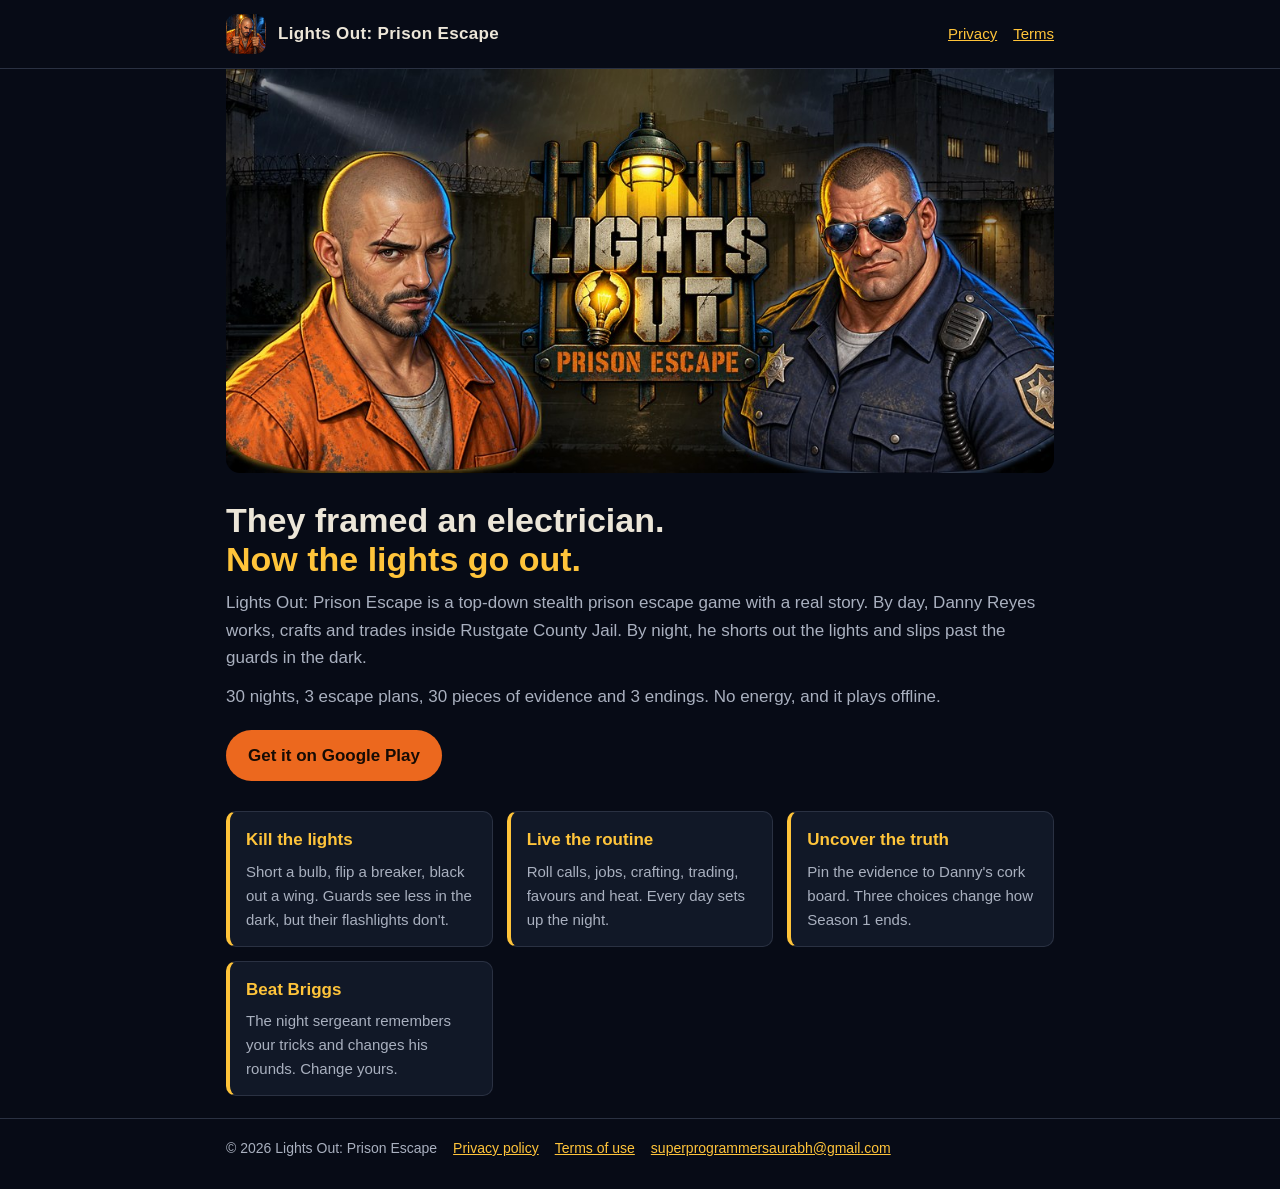
<file: index.html>
<!doctype html>
<html lang="en">
<head>
<meta charset="utf-8">
<meta name="viewport" content="width=device-width, initial-scale=1">
<title>Lights Out: Prison Escape</title>
<meta name="description" content="Kill the lights, slip past the guards. A stealth prison escape story for Android.">
<link rel="icon" href="icon.png">
<link rel="stylesheet" href="style.css">
</head>
<body>
<header class="top"><div class="wrap">
  <img src="icon.png" alt="">
  <a class="home" href="index.html">Lights Out: Prison Escape</a>
  <nav><a href="privacy.html">Privacy</a><a href="terms.html">Terms</a></nav>
</div></header>

<div class="wrap hero"><img class="banner" src="feature.jpg" alt="Lights Out: Prison Escape key art: Danny Reyes and Sergeant Briggs at Rustgate County Jail"></div>

<div class="wrap">
  <section class="pitch">
    <h1>They framed an electrician.<br><span>Now the lights go out.</span></h1>
    <p>Lights Out: Prison Escape is a top-down stealth prison escape game with a real story. By day, Danny Reyes works,
      crafts and trades inside Rustgate County Jail. By night, he shorts out the lights and slips past the guards in the dark.</p>
    <p>30 nights, 3 escape plans, 30 pieces of evidence and 3 endings. No energy, and it plays offline.</p>
    <!-- Play link goes live after release: https://play.google.com/store/apps/details?id=com.lightsoutgame.prisonescape -->
    <a class="cta" href="https://play.google.com/store/apps/details?id=com.lightsoutgame.prisonescape">Get it on Google Play</a>
  </section>
  <section class="features">
    <div><h3>Kill the lights</h3><p>Short a bulb, flip a breaker, black out a wing. Guards see less in the dark, but their flashlights don't.</p></div>
    <div><h3>Live the routine</h3><p>Roll calls, jobs, crafting, trading, favours and heat. Every day sets up the night.</p></div>
    <div><h3>Uncover the truth</h3><p>Pin the evidence to Danny's cork board. Three choices change how Season 1 ends.</p></div>
    <div><h3>Beat Briggs</h3><p>The night sergeant remembers your tricks and changes his rounds. Change yours.</p></div>
  </section>
</div>

<footer><div class="wrap">
  <span>&copy; 2026 Lights Out: Prison Escape</span>
  <a href="privacy.html">Privacy policy</a>
  <a href="terms.html">Terms of use</a>
  <a href="mailto:superprogrammersaurabh@gmail.com">superprogrammersaurabh@gmail.com</a>
</div></footer>
</body>
</html>
</file>
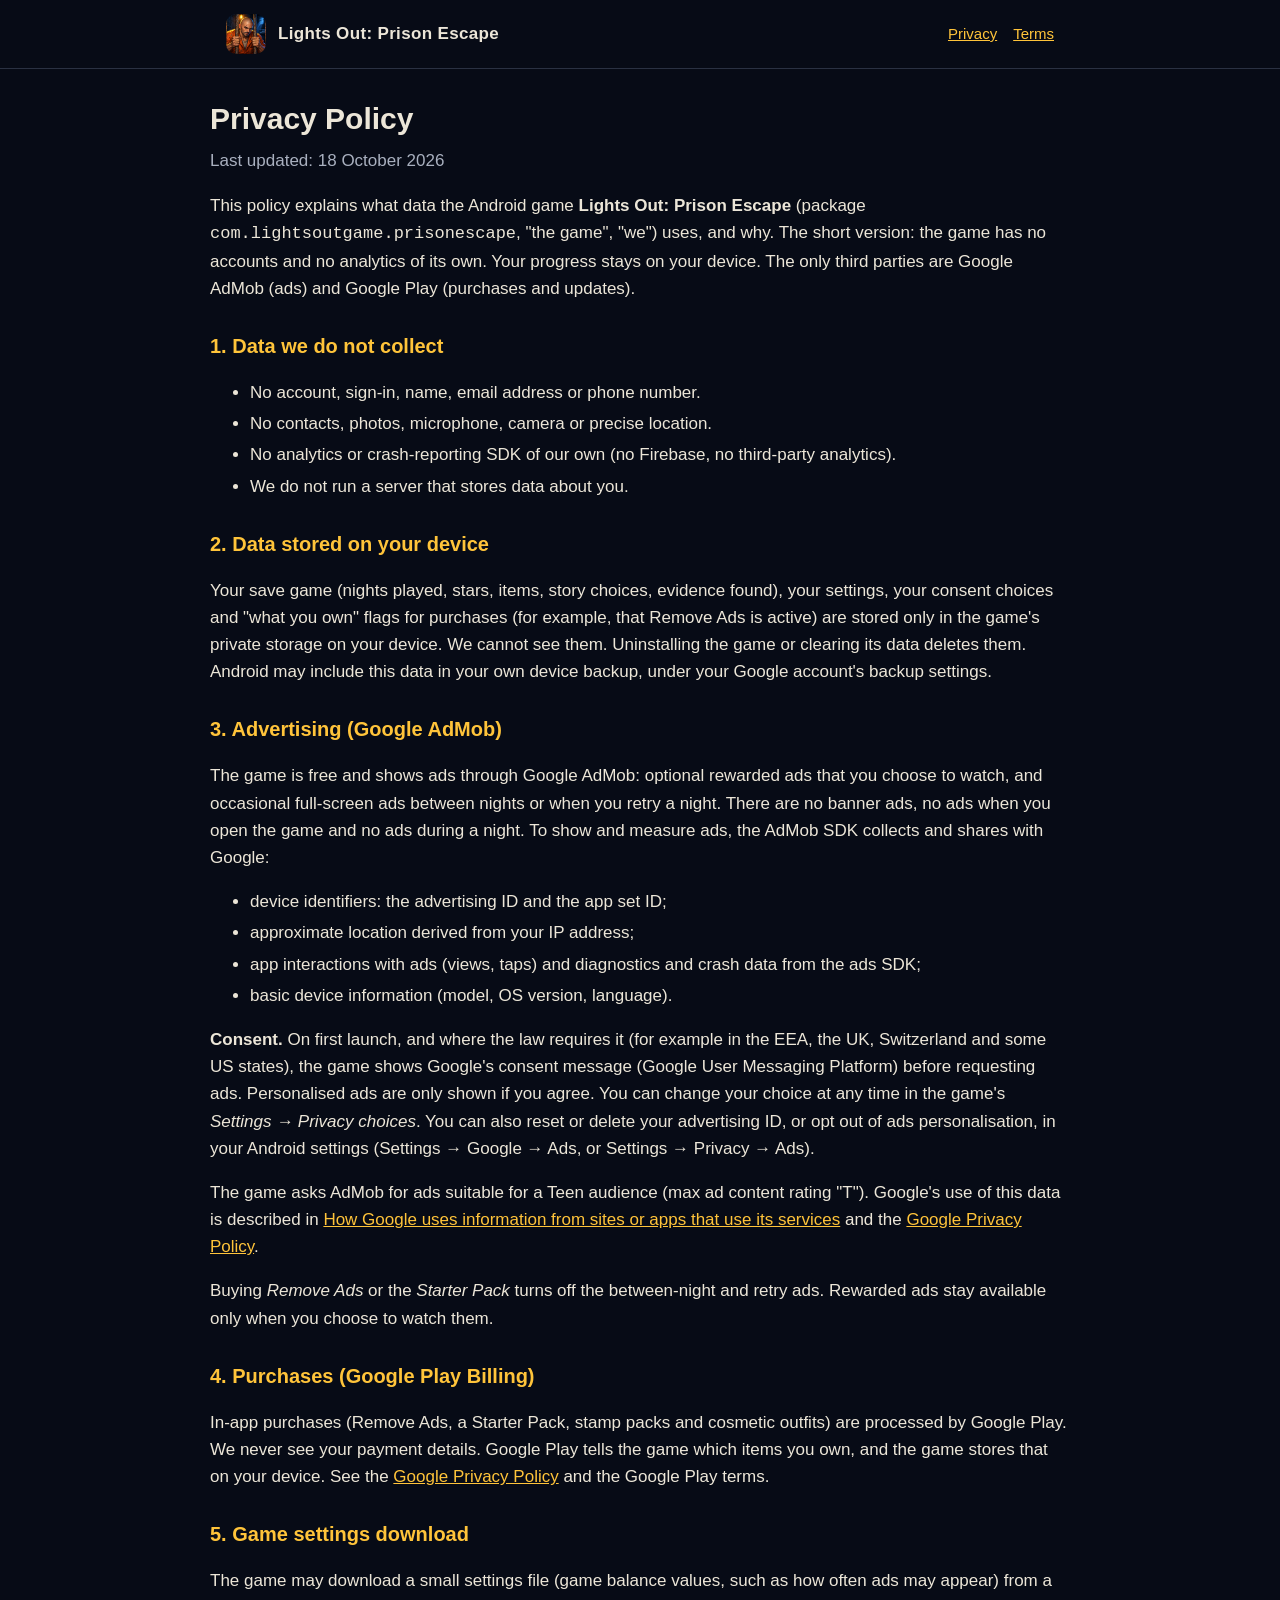
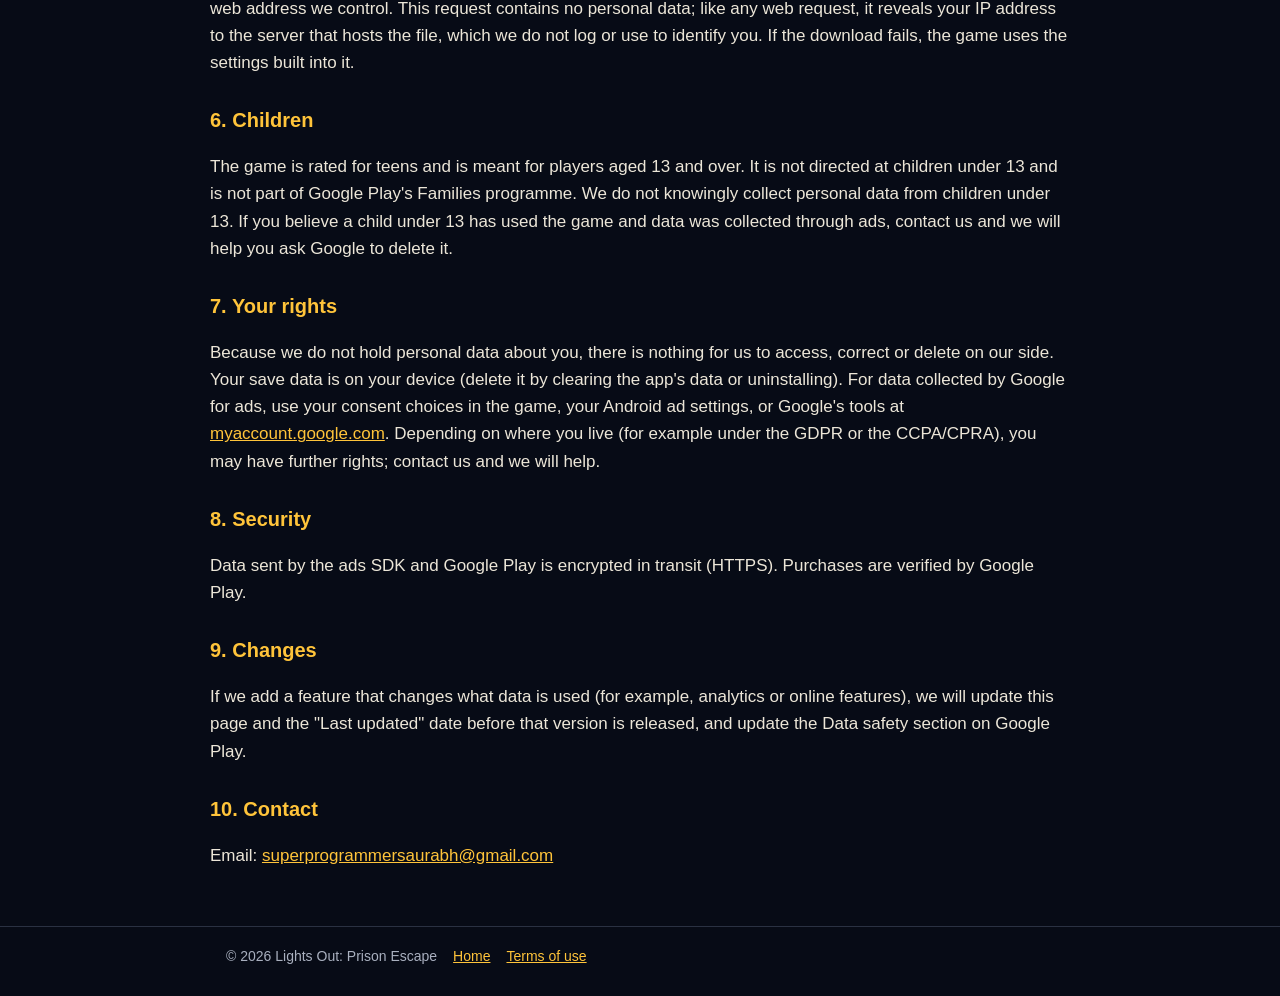
<file: privacy.html>
<!doctype html>
<html lang="en">
<head>
<meta charset="utf-8">
<meta name="viewport" content="width=device-width, initial-scale=1">
<title>Privacy Policy</title>
<meta name="description" content="Privacy policy for the Android game Lights Out: Prison Escape.">
<link rel="icon" href="icon.png">
<link rel="stylesheet" href="style.css">
</head>
<body>
<header class="top"><div class="wrap">
  <img src="icon.png" alt="">
  <a class="home" href="index.html">Lights Out: Prison Escape</a>
  <nav><a href="privacy.html">Privacy</a><a href="terms.html">Terms</a></nav>
</div></header>

<main class="wrap doc">
<h1>Privacy Policy</h1>
<p class="date">Last updated: 18 October 2026</p>

<p>This policy explains what data the Android game <strong>Lights Out: Prison Escape</strong>
(package <code>com.lightsoutgame.prisonescape</code>, "the game", "we") uses, and why. The short version:
the game has no accounts and no analytics of its own. Your progress stays on your device. The only third parties are
Google AdMob (ads) and Google Play (purchases and updates).</p>

<h2>1. Data we do not collect</h2>
<ul>
  <li>No account, sign-in, name, email address or phone number.</li>
  <li>No contacts, photos, microphone, camera or precise location.</li>
  <li>No analytics or crash-reporting SDK of our own (no Firebase, no third-party analytics).</li>
  <li>We do not run a server that stores data about you.</li>
</ul>

<h2>2. Data stored on your device</h2>
<p>Your save game (nights played, stars, items, story choices, evidence found), your settings, your consent choices and
"what you own" flags for purchases (for example, that Remove Ads is active) are stored only in the game's private
storage on your device. We cannot see them. Uninstalling the game or clearing its data deletes them. Android may
include this data in your own device backup, under your Google account's backup settings.</p>

<h2>3. Advertising (Google AdMob)</h2>
<p>The game is free and shows ads through Google AdMob: optional rewarded ads that you choose to watch, and
occasional full-screen ads between nights or when you retry a night. There are no banner ads, no ads when you open
the game and no ads during a night. To show and measure ads, the AdMob SDK collects
and shares with Google:</p>
<ul>
  <li>device identifiers: the advertising ID and the app set ID;</li>
  <li>approximate location derived from your IP address;</li>
  <li>app interactions with ads (views, taps) and diagnostics and crash data from the ads SDK;</li>
  <li>basic device information (model, OS version, language).</li>
</ul>
<p><strong>Consent.</strong> On first launch, and where the law requires it (for example in the EEA, the UK,
Switzerland and some US states), the game shows Google's consent message (Google User Messaging Platform) before
requesting ads. Personalised ads are only shown if you agree. You can change your choice at any time in the game's
<em>Settings &rarr; Privacy choices</em>. You can also reset or delete your advertising ID, or opt out of ads
personalisation, in your Android settings (Settings &rarr; Google &rarr; Ads, or Settings &rarr; Privacy &rarr; Ads).</p>
<p>The game asks AdMob for ads suitable for a Teen audience (max ad content rating "T"). Google's use of this data is
described in <a href="https://policies.google.com/technologies/partner-sites">How Google uses information from sites or
apps that use its services</a> and the <a href="https://policies.google.com/privacy">Google Privacy Policy</a>.</p>
<p>Buying <em>Remove Ads</em> or the <em>Starter Pack</em> turns off the between-night and retry ads. Rewarded ads stay available
only when you choose to watch them.</p>

<h2>4. Purchases (Google Play Billing)</h2>
<p>In-app purchases (Remove Ads, a Starter Pack, stamp packs and cosmetic outfits) are processed by Google Play.
We never see your payment details. Google Play tells the game which items you own, and the game stores that on your
device. See the <a href="https://policies.google.com/privacy">Google Privacy Policy</a> and the Google Play terms.</p>

<h2>5. Game settings download</h2>
<p>The game may download a small settings file (game balance values, such as how often ads may appear) from a web
address we control. This request contains no personal data; like any web request, it reveals your IP address to the
server that hosts the file, which we do not log or use to identify you. If the download fails, the game uses the
settings built into it.</p>

<h2>6. Children</h2>
<p>The game is rated for teens and is meant for players aged 13 and over. It is not directed at children under 13
and is not part of Google Play's Families programme. We do not knowingly collect personal data from children under 13.
If you believe a child under 13 has used the game and data was collected through ads, contact us and we will help you
ask Google to delete it.</p>

<h2>7. Your rights</h2>
<p>Because we do not hold personal data about you, there is nothing for us to access, correct or delete on our side.
Your save data is on your device (delete it by clearing the app's data or uninstalling). For data collected by Google
for ads, use your consent choices in the game, your Android ad settings, or Google's tools at
<a href="https://myaccount.google.com/data-and-privacy">myaccount.google.com</a>. Depending on where you live
(for example under the GDPR or the CCPA/CPRA), you may have further rights; contact us and we will help.</p>

<h2>8. Security</h2>
<p>Data sent by the ads SDK and Google Play is encrypted in transit (HTTPS). Purchases are verified by Google Play.</p>

<h2>9. Changes</h2>
<p>If we add a feature that changes what data is used (for example, analytics or online features), we will update this
page and the "Last updated" date before that version is released, and update the Data safety section on Google Play.</p>

<h2>10. Contact</h2>
<p>Email: <a href="mailto:superprogrammersaurabh@gmail.com">superprogrammersaurabh@gmail.com</a></p>
</main>

<footer><div class="wrap">
  <span>&copy; 2026 Lights Out: Prison Escape</span>
  <a href="index.html">Home</a>
  <a href="terms.html">Terms of use</a>
</div></footer>
</body>
</html>
</file>
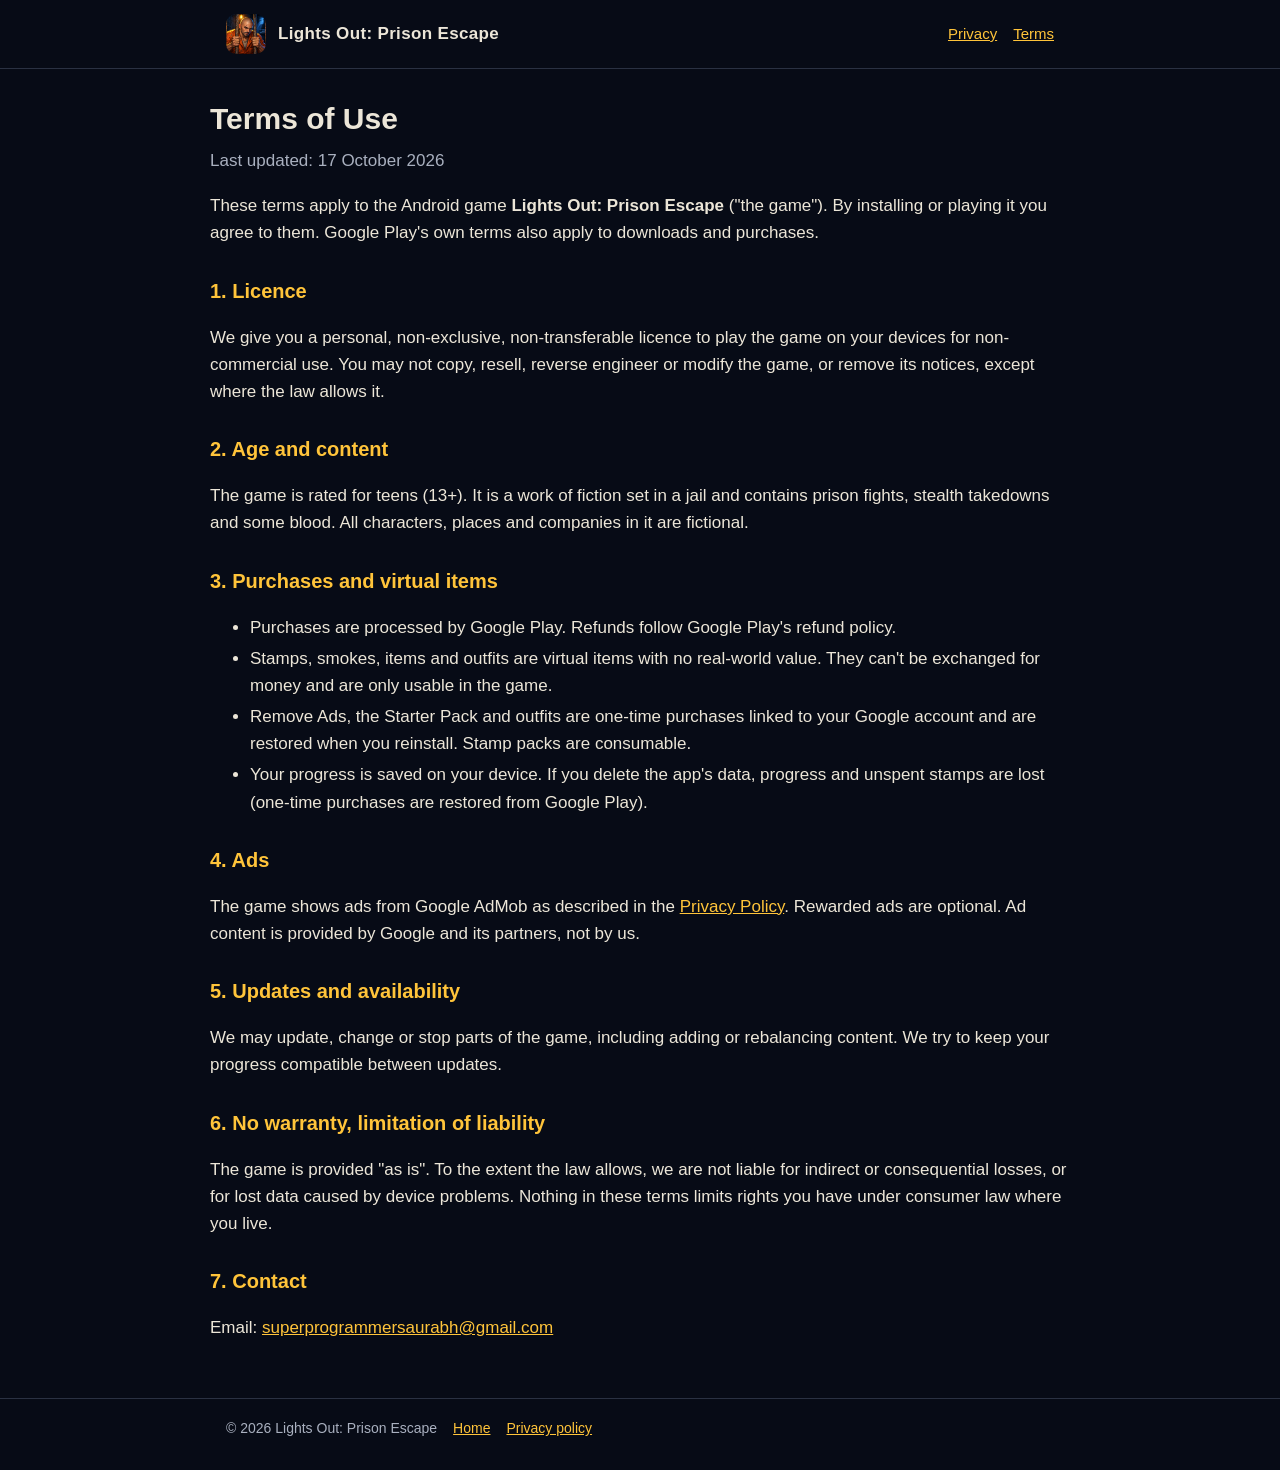
<file: terms.html>
<!doctype html>
<html lang="en">
<head>
<meta charset="utf-8">
<meta name="viewport" content="width=device-width, initial-scale=1">
<title>Terms of Use</title>
<meta name="description" content="Terms of use for the Android game Lights Out: Prison Escape.">
<link rel="icon" href="icon.png">
<link rel="stylesheet" href="style.css">
</head>
<body>
<header class="top"><div class="wrap">
  <img src="icon.png" alt="">
  <a class="home" href="index.html">Lights Out: Prison Escape</a>
  <nav><a href="privacy.html">Privacy</a><a href="terms.html">Terms</a></nav>
</div></header>

<main class="wrap doc">
<h1>Terms of Use</h1>
<p class="date">Last updated: 17 October 2026</p>

<p>These terms apply to the Android game <strong>Lights Out: Prison Escape</strong> ("the game"). By installing or
playing it you agree to them. Google Play's own terms also apply to downloads and purchases.</p>

<h2>1. Licence</h2>
<p>We give you a personal, non-exclusive, non-transferable licence to play the game on your devices for
non-commercial use. You may not copy, resell, reverse engineer or modify the game, or remove its notices, except where
the law allows it.</p>

<h2>2. Age and content</h2>
<p>The game is rated for teens (13+). It is a work of fiction set in a jail and contains prison fights, stealth
takedowns and some blood. All characters, places and companies in it are fictional.</p>

<h2>3. Purchases and virtual items</h2>
<ul>
  <li>Purchases are processed by Google Play. Refunds follow Google Play's refund policy.</li>
  <li>Stamps, smokes, items and outfits are virtual items with no real-world value. They can't be exchanged for money
    and are only usable in the game.</li>
  <li>Remove Ads, the Starter Pack and outfits are one-time purchases linked to your Google account and are restored
    when you reinstall. Stamp packs are consumable.</li>
  <li>Your progress is saved on your device. If you delete the app's data, progress and unspent stamps are lost
    (one-time purchases are restored from Google Play).</li>
</ul>

<h2>4. Ads</h2>
<p>The game shows ads from Google AdMob as described in the <a href="privacy.html">Privacy Policy</a>. Rewarded ads
are optional. Ad content is provided by Google and its partners, not by us.</p>

<h2>5. Updates and availability</h2>
<p>We may update, change or stop parts of the game, including adding or rebalancing content. We try to keep your
progress compatible between updates.</p>

<h2>6. No warranty, limitation of liability</h2>
<p>The game is provided "as is". To the extent the law allows, we are not liable for indirect or consequential losses,
or for lost data caused by device problems. Nothing in these terms limits rights you have under consumer law where you
live.</p>

<h2>7. Contact</h2>
<p>Email: <a href="mailto:superprogrammersaurabh@gmail.com">superprogrammersaurabh@gmail.com</a></p>
</main>

<footer><div class="wrap">
  <span>&copy; 2026 Lights Out: Prison Escape</span>
  <a href="index.html">Home</a>
  <a href="privacy.html">Privacy policy</a>
</div></footer>
</body>
</html>
</file>
<file: style.css>
:root {
  --night: #070b16;
  --panel: #111827;
  --text: #ece6d8;
  --muted: #a9b0bf;
  --sodium: #ffc43a;
  --orange: #ec681e;
  --blue: #78aaf5;
  --line: #2a3142;
}
* { box-sizing: border-box; }
html, body { margin: 0; padding: 0; }
body {
  background: var(--night);
  color: var(--text);
  font: 17px/1.6 -apple-system, BlinkMacSystemFont, "Segoe UI", Roboto, Helvetica, Arial, sans-serif;
}
a { color: var(--sodium); }
.wrap { max-width: 860px; margin: 0 auto; padding: 0 16px; }
header.top { border-bottom: 1px solid var(--line); }
header.top .wrap { display: flex; align-items: center; gap: 12px; padding-top: 14px; padding-bottom: 14px; }
header.top img { width: 40px; height: 40px; border-radius: 10px; }
header.top a.home { color: var(--text); text-decoration: none; font-weight: 700; letter-spacing: .02em; }
header.top nav { margin-left: auto; display: flex; gap: 16px; font-size: 15px; }
.hero { position: relative; }
.hero img.banner { width: 100%; height: auto; display: block; border-radius: 0 0 14px 14px; }
.pitch { padding: 28px 0 8px; }
.pitch h1 { font-size: 34px; line-height: 1.15; margin: 0 0 10px; }
.pitch h1 span { color: var(--sodium); }
.pitch p { color: var(--muted); margin: 0 0 12px; }
.cta { display: inline-block; background: var(--orange); color: #160b04; font-weight: 800; padding: 12px 22px;
  border-radius: 999px; text-decoration: none; margin: 8px 0 0; }
.features { display: grid; grid-template-columns: repeat(auto-fit, minmax(240px, 1fr)); gap: 14px; padding: 22px 0; }
.features div { background: var(--panel); border: 1px solid var(--line); border-left: 4px solid var(--sodium);
  border-radius: 10px; padding: 14px 16px; }
.features h3 { margin: 0 0 6px; font-size: 17px; color: var(--sodium); }
.features p { margin: 0; color: var(--muted); font-size: 15px; }
main.doc { padding: 26px 0 40px; }
main.doc h1 { font-size: 30px; margin: 0 0 4px; }
main.doc h2 { font-size: 20px; color: var(--sodium); margin: 28px 0 8px; }
main.doc .date { color: var(--muted); margin: 0 0 18px; }
main.doc li { margin: 4px 0; }
table { border-collapse: collapse; width: 100%; font-size: 15px; }
th, td { border: 1px solid var(--line); padding: 8px 10px; text-align: left; vertical-align: top; }
th { background: var(--panel); }
.tablewrap { overflow-x: auto; }
footer { border-top: 1px solid var(--line); color: var(--muted); font-size: 14px; padding: 18px 0 30px; }
footer .wrap { display: flex; flex-wrap: wrap; gap: 16px; }
</file>
